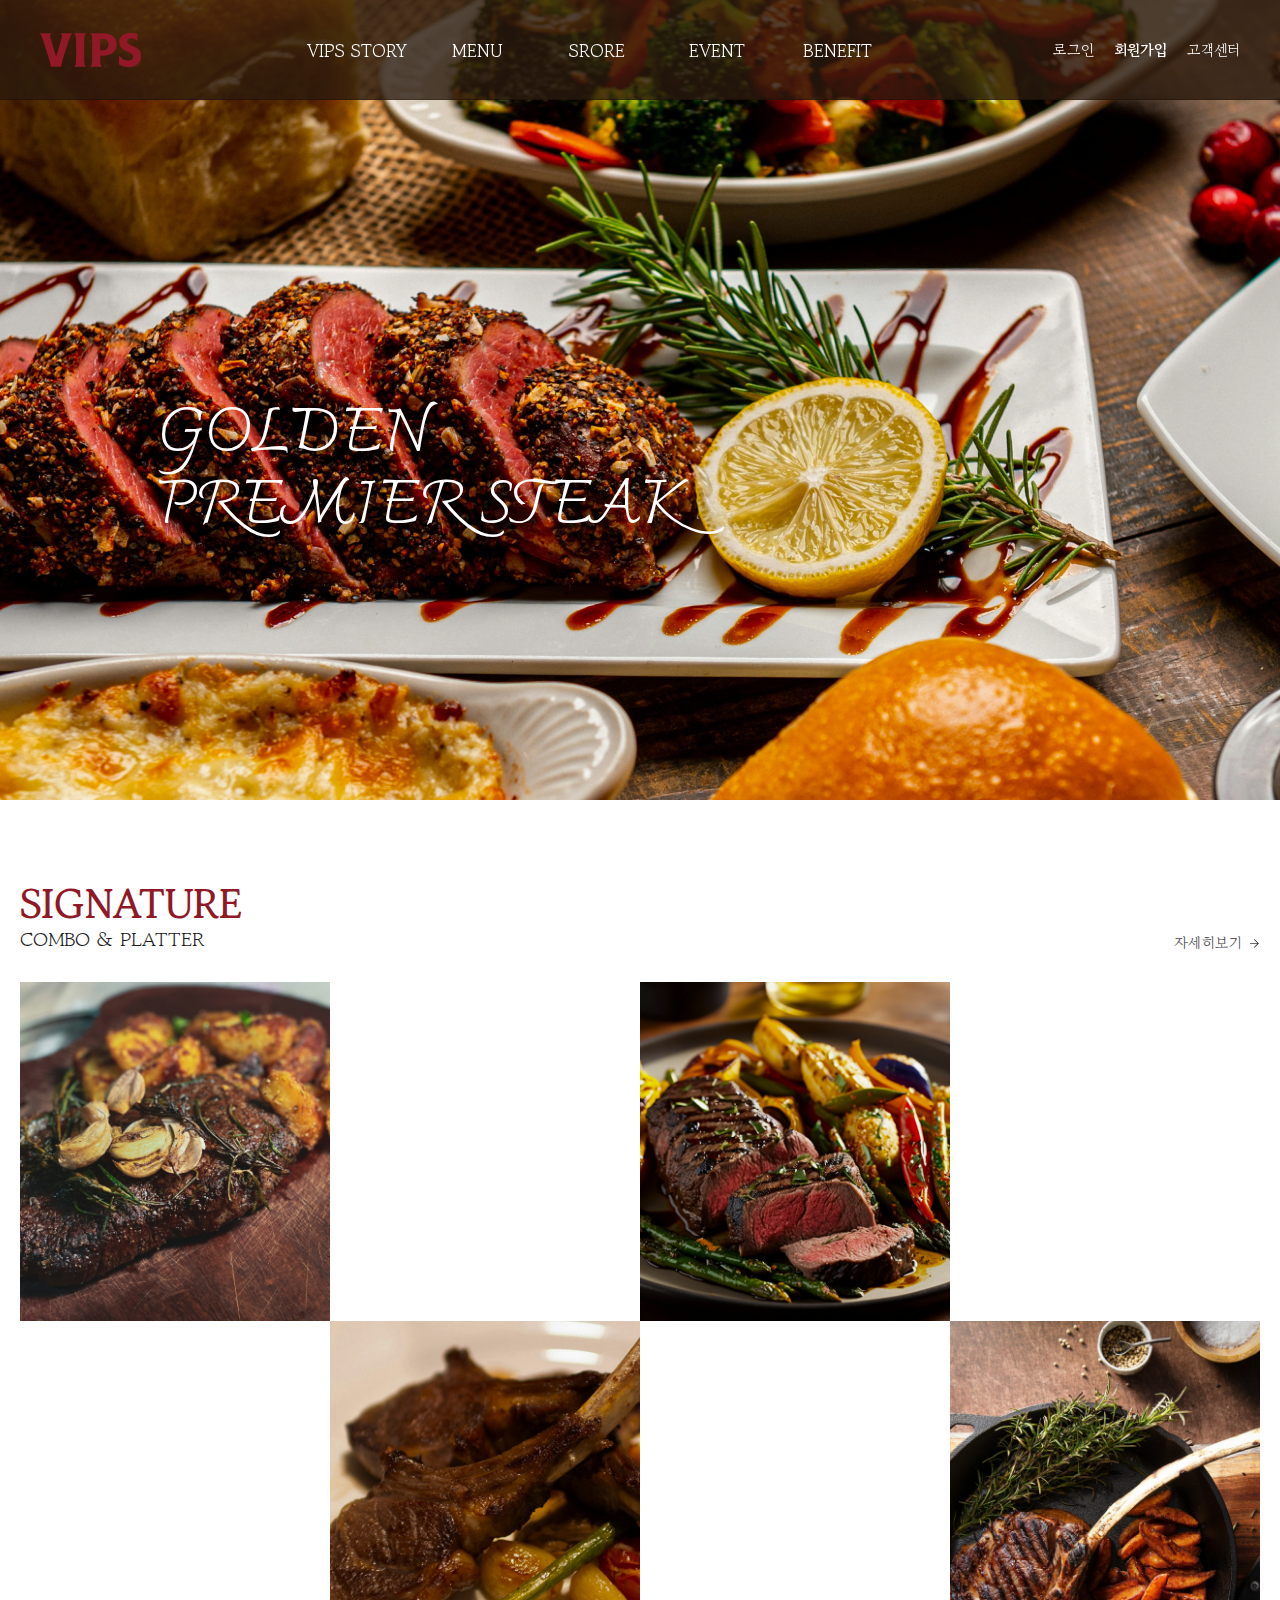
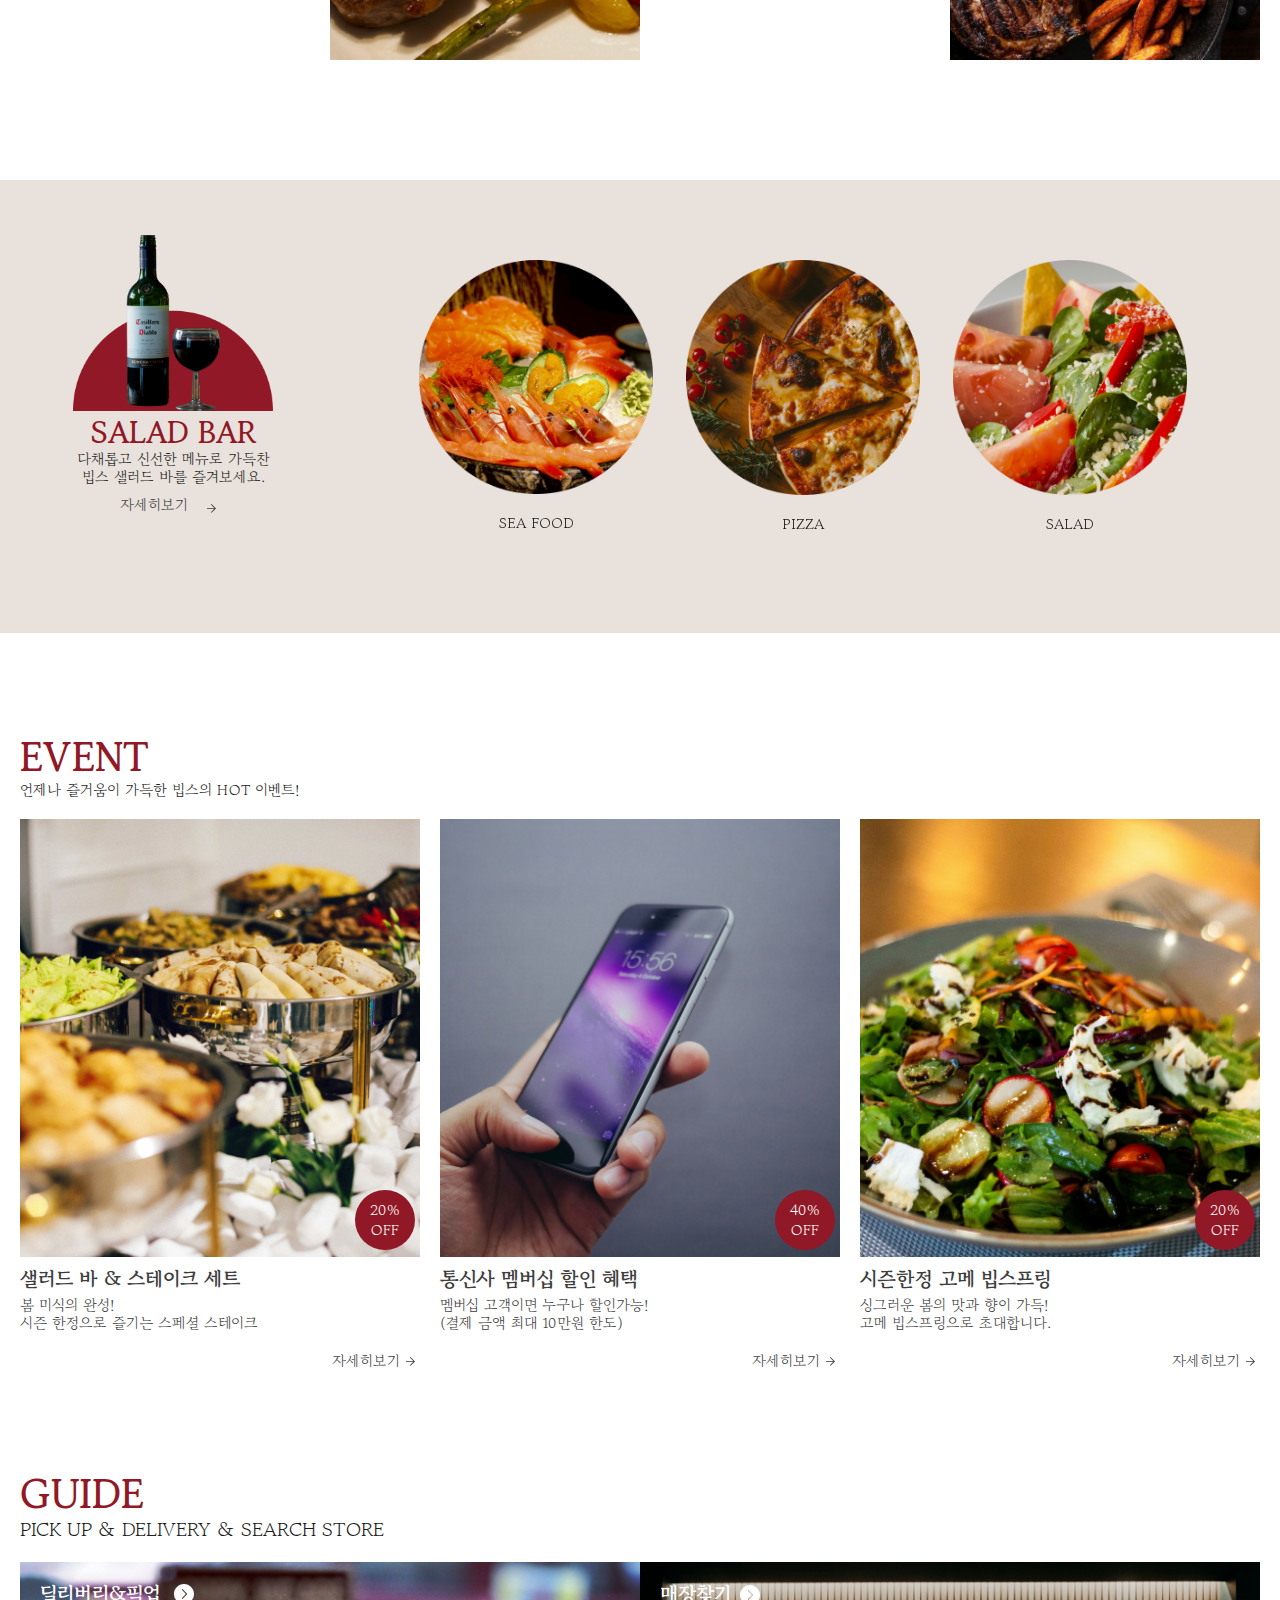
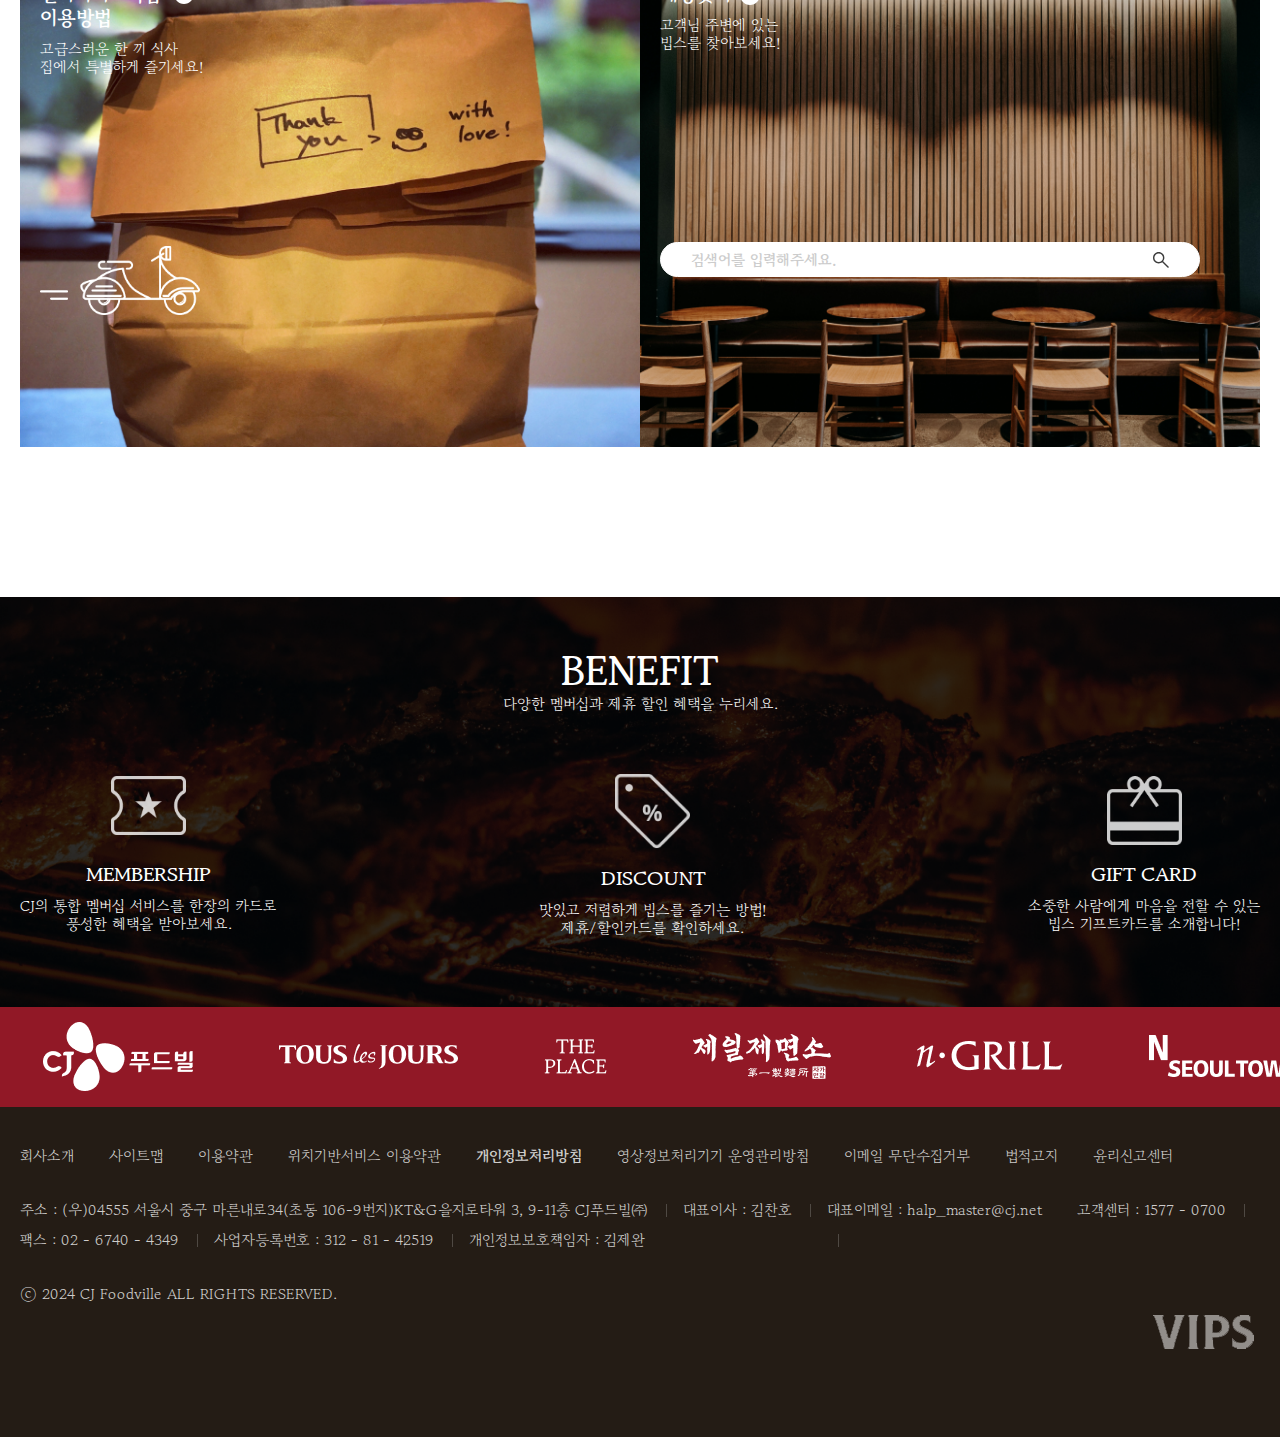
<file: vips/index.html>
<!DOCTYPE html>
<html lang="ko">
<head>
    <meta charset="UTF-8">
    <meta name="viewport" content="width=device-width, initial-scale=1.0">
    <link rel="stylesheet" href="css/main.css">
    <script src="https://cdn.jsdelivr.net/npm/swiper@8/swiper-bundle.min.js"></script>
    <link rel="stylesheet" href="https://cdn.jsdelivr.net/npm/swiper@8/swiper-bundle.min.css">
    <link href="https://unpkg.com/aos@2.3.1/dist/aos.css" rel="stylesheet">
    <script src="https://unpkg.com/aos@2.3.1/dist/aos.js"></script>
    <script src="js/jquery-3.7.1.min.js"></script>
    <script src="js/common.js"></script>
    <script src="js/main.js"></script>
    <title>VIPS</title>
</head>
<body>
    <div id="wrap">
        <header>
            <h1 class="logo"><a href="index.html"><img src="images/common/logo.svg" alt="VIPS"></a></h1>
            <nav class="gnb">
                <button class="gnb_open">메뉴열기</button>
                <div class="gnb_wrap">
                    <ul class="depth1">
                        <li><a href="#n">VIPS STORY</a>
                            <ul class="depth2">
                                <li><a href="#n">브랜드 스토리</a></li>
                                <li><a href="#n">새소식</a></li>
                            </ul>
                        </li>
                        <li><a href="#n">MENU</a>
                            <ul class="depth2">
                                <li><a href="#n">Premium Steak</a></li>
                                <li><a href="#n">Salad Bar</a></li>
                                <li><a href="#n">Pick up & Delivery</a></li>
                            </ul>
                        </li>
                        <li><a href="#n">SRORE</a>
                            <ul class="depth2">
                                <li><a href="#n">매장안내</a></li>
                                <li><a href="#n">돌잔치</a></li>
                            </ul>
                        </li>
                        <li><a href="#n">EVENT</a>
                            <ul class="depth2">
                                <li><a href="#n">HOT 이벤트</a></li>
                            </ul>
                        </li>
                        <li><a href="#n">BENEFIT</a>
                            <ul class="depth2">
                                <li><a href="#n">제휴/할인카드</a></li>
                                <li><a href="#n">상품권</a></li>
                                <li><a href="#n">기프트카드</a></li>
                            </ul>
                        </li>
                    </ul>
                </div>
                <button class="gnb_close">메뉴닫기</button>
            </nav>
            <div class="tnb">
                <ul>
                    <li><a href="#n">로그인</a></li>
                    <li class="join"><a href="#n">회원가입</a></li>
                    <li><a href="#n">고객센터</a></li>
                </ul>
            </div>
        </header>
        <div class="visual">
            <h2>팝업</h2>
            <div class="swiper">
                <ul class="swiper-wrapper">
                    <li class="swiper-slide"><div class="photo"><img src="images/main/visual01.png" alt="스테이크 사진"><div class="visual_tit">GOLDEN<br>PREMIER STEAK</div></div></li>
                    <li class="swiper-slide"><div class="photo"><img src="images/main/visual02.png" alt="스테이크 사진"><div class="visual_tit">Korea Brand Power Index NO.1</div></div></li>
                    <li class="swiper-slide"><div class="photo"><img src="images/main/visual03.png" alt="꼬치 사진"><div class="visual_tit">Korea Brand Power Index NO.1</div></div></li>
                </ul>
            </div>
        </div>
        <div class="menu">
            <div class="wrapper">
                <div class="menu_tit">
                    <h2>SIGNATURE</h2>
                    <p>COMBO & PLATTER</p>
                    <a href="#n" class="more">자세히보기</a>
                </div>
                <div class="inner">
                    <div class="menu01">
                        <div class="group">
                            <div class="list"><a href="#n"><span class="photo"><img src="images/main/menu01.png" alt="갈릭 스테이크 사진"></span></a></div>
                            <div data-aos="fade-right" class="menu_text"><p><strong>허브 갈릭 램 & 채끝 스테이크</strong><br>[양고기, 소고기 : 호주산]</p><br><span>Herd Garlic Lamb & Sirloin Steak</span><br><span class="pay">+ 78,000</span><br><span>램 300g, 채끝 210g</span></div>
                        </div>
                        <div class="group">
                            <div class="list"><a href="#n"><span class="photo"><img src="images/main/menu02.png" alt="안심채끝 스테이크 사진"></span></a></div>
                            <div data-aos="fade-right" class="menu_text"><p><strong>안심 & 채끝 스테이크</strong><br>[소고기 : 호주산]</p><br><span>Tenderloin & Sirloin Steak</span><br><span class="pay">+ 79,500</span><br><span>안심 200g, 채끝 210g</span></div>
                        </div>
                    </div>
                    <div class="menu02">
                        <div class="group">
                            <div data-aos="fade-left" data-aos-delay="300" class="menu_text"><p><strong>램 스테이크</strong><br>[양고기 : 호주산]</p><br><span>Lamb Steak</span><br><span class="pay">+ 78,000</span><br><span>램 500g</span></div>
                            <div class="list"><a href="#n"><span class="photo"><img src="images/main/menu03.png" alt="램 스테이크 사진"></span></a></div>
                            <div class="mobile"><p><strong>램 스테이크</strong><br>[양고기 : 호주산]</p><br><span>Lamb Steak</span><br><span class="pay">+ 78,000</span><br><span>램 500g</span></div>
                        </div>
                        <div class="group">
                            <div data-aos="fade-left" data-aos-delay="300" class="menu_text"><p><strong>토마호크 스테이크</strong><br>[소고기 : 미국산]</p><br><span>Tomahawk Steak</span><br><span class="pay">+ 142,500</span><br><span>새우살, 꽃등심, 갈비살 750g</span></div>
                            <div class="list"><a href="#n"><span class="photo"><img src="images/main/menu04.png" alt="토마호크 스테이크 사진"></span></a></div>
                            <div class="mobile"><p><strong>토마호크 스테이크</strong><br>[소고기 : 미국산]</p><br><span>Tomahawk Steak</span><br><span class="pay">+ 142,500</span><br><span>새우살, 꽃등심, 갈비살 750g</span></div>
                        </div>
                    </div>
                </div>
                <div class="more01"><a href="#n">자세히보기</a></div>
            </div>
        </div>
        <div class="salad">
            <div class="inner">
                <div class="salad_tit">
                    <img src="images/main/salad_img.png" alt="와인">
                    <h2>SALAD BAR</h2>
                    <p>다채롭고 신선한 메뉴로 가득찬<br>
                        빕스 샐러드 바를 즐겨보세요.</p>
                    <a href="#n" class="more">자세히보기</a>
                </div>  
                <div class="list">
                    <div class="swiper">
                        <ul class="swiper-wrapper">
                            <li class="swiper-slide"><span class="photo"><img src="images/main/salad01.png" alt="씨푸드">SEA FOOD</span></li>
                            <li class="swiper-slide"><span class="photo"><img src="images/main/salad02.png" alt="피자">PIZZA</span></li>
                            <li class="swiper-slide"><span class="photo"><img src="images/main/salad03.png" alt="샐러드">SALAD</span></li>
                            <li class="swiper-slide"><span class="photo"><img src="images/main/salad04.png" alt="초밥">SUSHI</span></li>
                            <li class="swiper-slide"><span class="photo"><img src="images/main/salad05.png" alt="튀김">FRIED</span></li>
                            <li class="swiper-slide"><span class="photo"><img src="images/main/salad06.png" alt="후식">DESSERT</span></li>
                        </ul>
                    </div>
                    <div class="more01"><a href="#n">자세히보기</a></div>
                </div>
            </div>
        </div>
        <div class="event">
            <div class="wrapper">
                <div class="event_tit">
                    <h2>EVENT</h2>
                    <p>언제나 즐거움이 가득한 빕스의 HOT 이벤트!</p>
                </div>
                <div class="list">
                    <ul>
                        <li><a href="#n"><span class="photo"><img src="images/main/event01.png" alt="샐러드바 사진"></span><strong><span>20%</span><br>OFF</strong><span class="name">샐러드 바 & 스테이크 세트<br></span><span class="text">봄 미식의 완성!<br>시즌 한정으로 즐기는 스페셜 스테이크</span><br><span class="more">자세히보기</span></a></li>
                        <li><a href="#n"><span class="photo"><img src="images/main/event02.png" alt="통신사 멤버십"></span><strong><span>40%</span><br>OFF</strong><span class="name">통신사 멤버십 할인 혜택<br></span><span class="text">멤버십 고객이면 누구나 할인가능!<br>(결제 금액 최대 10만원 한도)</span><br><span class="more">자세히보기</span></a></li>
                        <li><a href="#n"><span class="photo"><img src="images/main/event03.png" alt="샐러드 사진"></span><strong><span>20%</span><br>OFF</strong><span class="name">시즌한정 고메 빕스프링<br></span><span class="text">싱그러운 봄의 맛과 향이 가득!<br>고메 빕스프링으로 초대합니다.</span><br><span class="more">자세히보기</span></a></li>
                    </ul>
                </div>  
            </div>
        </div>
        <div class="guide active">
            <div class="wrapper">
                <div class="guide_tit">
                    <h2>GUIDE</h2>
                    <p>PICK UP & DELIVERY & SEARCH STORE</p>
                </div>
                <div class="inner">
                    <div class="pickup">
                        <a href="#n"><span class="photo"><img src="images/main/guide_pickup.png" alt="포장"></span></a>
                        <div class="pickup_text">
                            <a href="#n"><strong>딜리버리&픽업<br>이용방법<br></strong><span>고급스러운 한 끼 식사<br>집에서 특별하게 즐기세요!</span></a>
                            <img src="images/main/bike.png" alt="배달오토바이" class="scroll">
                        </div>
                    </div>
                    <div class="search_group">
                        <a href="#n"><img src="images/main/guide_search.png" alt="매장찾기"></a>
                        <div class="search_text">
                            <a href="#n"><strong>매장찾기<br></strong><span>고객님 주변에 있는<br> 빕스를 찾아보세요!</span></a>
                            <form> 
                                <fieldset>
                                    <legend>검색</legend>
                                    <div class="search">
                                        <label for="keyword">검색어</label>
                                        <input type="text" id="keyword" placeholder="검색어를 입력해주세요.">
                                        <input type="submit" value="확인">
                                    </div>
                                </fieldset>
                            </form>
                        </div>
                    </div>
                </div>
            </div>
        </div>
        <div class="benefit">
            <div class="wrapper">
                <div class="benefit_tit">
                    <h2>BENEFIT</h2>
                    <p>다양한 멤버십과 제휴 할인 혜택을 누리세요.</p>
                </div>
                <div class="benefit_text">
                    <div class="membership">
                        <a href="#n"><span class="icon"><img src="images/main/membership.png" alt="멤버십"></span><strong>MEMBERSHIP<br></strong>
                        <span>CJ의 통합 멤버십 서비스를 한장의 카드로<br>풍성한 혜택을 받아보세요.</span></a>
                    </div>
                    <div class="discount">
                        <a href="#n"><span class="icon"><img src="images/main/discount.png" alt="할인"></span><strong>DISCOUNT<br></strong>
                        <span>맛있고 저렴하게 빕스를 즐기는 방법!<br>제휴/할인카드를 확인하세요.</span></a>
                    </div>
                    <div class="gift">
                        <a href="#n"><span class="icon"><img src="images/main/gift.png" alt="기프트카드"></span><strong>GIFT CARD<br></strong>
                        <span>소중한 사람에게 마음을 전할 수 있는<br> 빕스 기프트카드를 소개합니다!</span></a>
                    </div>
                </div>
            </div>
        </div>
        <footer>
            <div class="familysite">
                <div class="list">
                    <a href="#n"><img src="images/main/family01.png" alt="CJ푸드빌"></a>
                    <a href="#n"><img src="images/main/family02.png" alt="뚜레쥬르"></a>
                    <a href="#n" class="the"><img src="images/main/family03.png" alt="더플레이스"></a>
                    <a href="#n"><img src="images/main/family04.png" alt="제일제면소"></a>
                    <a href="#n"><img src="images/main/family05.png" alt="n-그릴"></a>
                    <a href="#n"><img src="images/main/family06.png" alt="n서울타워"></a>
                    <a href="#n"><img src="images/main/family01.png" alt="CJ푸드빌"></a>
                    <a href="#n"><img src="images/main/family02.png" alt="뚜레쥬르"></a>
                    <a href="#n" class="the"><img src="images/main/family03.png" alt="더플레이스"></a>
                    <a href="#n"><img src="images/main/family04.png" alt="제일제면소"></a>
                    <a href="#n"><img src="images/main/family05.png" alt="n-그릴"></a>
                    <a href="#n"><img src="images/main/family06.png" alt="n서울타워"></a>
                    <a href="#n"><img src="images/main/family01.png" alt="CJ푸드빌"></a>
                    <a href="#n"><img src="images/main/family02.png" alt="뚜레쥬르"></a>
                    <a href="#n" class="the"><img src="images/main/family03.png" alt="더플레이스"></a>
                    <a href="#n"><img src="images/main/family04.png" alt="제일제면소"></a>
                    <a href="#n"><img src="images/main/family05.png" alt="n-그릴"></a>
                    <a href="#n"><img src="images/main/family06.png" alt="n서울타워"></a>
                    <a href="#n"><img src="images/main/family01.png" alt="CJ푸드빌"></a>
                    <a href="#n"><img src="images/main/family02.png" alt="뚜레쥬르"></a>
                    <a href="#n" class="the"><img src="images/main/family03.png" alt="더플레이스"></a>
                    <a href="#n"><img src="images/main/family04.png" alt="제일제면소"></a>
                    <a href="#n"><img src="images/main/family05.png" alt="n-그릴"></a>
                    <a href="#n"><img src="images/main/family06.png" alt="n서울타워"></a>
                </div>
            </div>
            <div class="f_nav">
                <div class="wrapper">
                    <div class="Privacy">
                        <button class="f_nav_open" title="열기">회사소개</button>
                        <ul>
                            <li><a href="#n">회사소개</a></li>
                            <li><a href="#n">사이트맵</a></li>
                            <li><a href="#n">이용약관</a></li>
                            <li><a href="#n">위치기반서비스 이용약관</a></li>
                            <li><a href="#n"><span>개인정보처리방침</span></a></li>
                            <li><a href="#n">영상정보처리기기 운영관리방침</a></li>
                            <li><a href="#n">이메일 무단수집거부</a></li>
                            <li><a href="#n">법적고지</a></li>
                            <li><a href="#n">윤리신고센터</a></li>
                        </ul>
                        <button class="f_nav_close" title="닫기">회사소개</button>
                    </div>
                    <div class="f_info">
                        <span>주소 : (우)04555 서울시 중구 마른내로34(초동 106-9번지)KT&G을지로타워 3, 9-11층 CJ푸드빌㈜</span>
                        <span>대표이사 : 김찬호</span>
                        <span class="line01">대표이메일 : halp_master@cj.net</span><br>
                        <span>고객센터 : 1577 - 0700</span>
                        <span>팩스 : 02 - 6740 - 4349</span>
                        <span>사업자등록번호 : 312 - 81 - 42519</span>
                        <span class="line02">개인정보보호책임자 : 김제완</span>
                    </div>
                    <div class="copyright">ⓒ 2024 CJ Foodville ALL RIGHTS RESERVED.</div>
                    <div class="f_logo"><img src="images/common/logo_w.svg" alt="VIPS"></div>
                </div>
            </div>
        </footer>
    </div>
    <script>
        AOS.init({
            offset: 150, // 해당 콘텐츠가 하단에서 몇 px 위로 올라와에 나타나는 효과가 나타날지 셋팅하는 값
            duration: 500, // 애니메이션 효과가 작동되는 시간
            easing: 'ease', // 가속도
        });
    </script>
</body>
</html>
</file>
<file: vips/css/main.css>
@import url(default.css);
@import url(common.css);
@import url(layout.css);

/* 파일명 : main.css
   작성자 : 유선호
   작성일 : 2024.04.05
   설  명 : 메인페이지에만 들어가는 스타일을 저장 (header와 footer 빼고 전부 다) */


@media screen and (max-width:1600px) {
   section .wrapper {
      width: auto;
      margin: 0 150px;
   }
}
@media screen and (max-width:1024px) {
   section .wrapper {
      margin: 0 20px;
   }
}

.visual .swiper {
   height: 800px
}
.visual .swiper-slide img {
   display: block;
   width: 100%;
   height: 800px;
   object-fit: cover;
}
.visual .swiper-pagination-bullet.swiper-pagination-bullet-active {
   background-color: #fff;
}
.visual {
   position: relative;
}
.visual h2 {
   display: none;
}
.visual .visual_tit {
   position: absolute; /* swiper-slide */
   text-align: left;
   top: 300px;
   left: 21%;
   transform: translate(-21%, 0);
   color: #fff;
   font-family: 'Charmonman';
   font-size: 80px;
}
@media screen and (max-width:1320px) {
   .visual .visual_tit {
      top: 400px;
      font-size: 60px;
   }
}
@media screen and (max-width:1024px) {
   .visual .swiper {
      height: 600px
   }
   .visual .swiper-slide img {
      height: 600px;
   }
   .visual .visual_tit {
      top: 250px;
      font-size: 50px;
   }
}
@media screen and (max-width:768px) {
   .visual .swiper {
      height: 300px
   }
   .visual .swiper-slide img {
      height: 300px;
   }
   .visual .visual_tit {
      top: 140px;
      font-size: 30px;
   }
}

.menu {
   margin: 80px 0 150px 0;
}
.menu .menu_tit {
   position: relative;
   margin-bottom: 60px;
}
.menu .menu_tit h2 {
   font-family: 'Gowun Batang';
   font-size: 50px;
   font-weight: 700;
   color: #911826;
}
.menu .menu_tit p {
   font-family: 'Gowun Batang';
   font-size: 25px;
}
.menu .menu_tit .more {
   position: absolute;
   bottom: 0;
   right: 18px;
   color: #3d3d3d;
}
.menu .menu_tit .more::after {
   position: absolute;
   bottom: 4px;
   right: -17px;
   width: 9px;
   height: 9px;
   background-repeat: no-repeat;
   background-position: center;
   background-size: contain;
   content: "";
   background-image: url("data:image/svg+xml,%3Csvg width='9' height='9' viewBox='0 0 9 9' fill='none' xmlns='http://www.w3.org/2000/svg'%3E%3Cpath d='M7.27618 4.826H0V3.94857H7.27618L3.85848 0.61646L4.5 0L9 4.38728L4.5 8.77457L3.85848 8.15811L7.27618 4.826Z' fill='%233D3D3D'/%3E%3C/svg%3E%0A");
}
.menu .inner .menu01 {
   display: flex;
}
.menu .inner .menu01 .group {
   display: flex;
   width: 100%;
}
.menu .inner .menu02 {
   display: flex;
}
.menu .inner .menu02 .group {
   display: flex;
   width: 100%;
}
.menu .inner .menu02 {
   display: flex;
   width: 100%;
}
.menu .inner .list {
   width: 50%;
}
.menu .inner .list .photo {
   display: block;
   width: 100%;
   height: auto;
   overflow: hidden; /* 이미지가 확대 되었을때 밖으로 나가는것 막기 */
   transition: 0.5s;
}
.menu .inner .list img {
   display: block;
   transition: 0.5s;
   width: 100%;
   height: 100%;
}
.menu .inner .list a:hover img {
   transform: scale3d(1.1, 1.1, 1);
}
.menu .inner .menu_text {
   width: 50%;
   color: #3d3d3d;
   padding: 60px 25px;
}
.menu .inner .menu_text p {
   margin-bottom: 10px;
   line-height: 23px;
}
.menu .inner .menu_text strong {
   font-size: 22px;
   font-weight: 700;
}
.menu .inner .menu_text span.pay {
   margin: 66px 0 12px 0;
   display: block;
}
.menu .inner .menu02 .menu_text {
   text-align: right;
}
.menu .inner .menu02 .mobile {
   display: none;
}
.menu .more01 {
   display: none;
}
@media screen and (max-width:1320px) {
   .menu {
      margin: 80px 0 120px 0;
   }
   .menu .menu_tit {
      position: relative;
      margin-bottom: 30px;
   }
   .menu .menu_tit h2 {
      font-size: 40px;
   }
   .menu .menu_tit p {
      font-size: 20px;
   }
   .menu .inner .menu_text {
      padding: 20px 25px;
   }
   .menu .inner .menu_text strong {
      font-size: 20px;
   }
   .menu .inner .menu_text span.pay {
      margin: 20px 0 12px 0;
      display: block;
   }
}
@media screen and (max-width:1024px) {
   .menu {
      margin: 60px 0 40px 0;
   }
   .menu .menu_tit {
      margin-bottom: 20px;
   }
   .menu .menu_tit h2 {
      font-size: 40px;
   }
   .menu .menu_tit p {
      font-size: 20px;
   }
   .menu .inner .group {
      margin-right: 20px;
   }
   .menu .inner .group:last-child {
      margin-right: 0;
   }
   .menu .inner .menu01 {
      display: flex;
   }
   .menu .inner .menu01 .group {
      display: block;
      width: 100%;
   }
   .menu .inner .menu02 {
      display: flex;
   }
   .menu .inner .menu02 .group {
      display: block;
      width: 100%;
   }
   .menu .inner .menu02 {
      display: flex;
      width: 100%;
   }
   .menu .inner .list {
      width: 100%;
   }
   .menu .inner .list .photo {
      display: block;
      width: 100%;
      height: auto;
      overflow: hidden; /* 이미지가 확대 되었을때 밖으로 나가는것 막기 */
      transition: 0.5s;
   }
   .menu .inner .list img {
      display: block;
      transition: 0.5s;
      width: 100%;
      height: 100%;
   }
   .menu .inner .list a:hover img {
      transform: scale3d(1.1, 1.1, 1);
   }
   .menu .inner .menu_text {
      width: 100%;
      padding: 20px 0 40px 0;
   }
   .menu .inner .menu_text strong {
      font-size: 20px;
   }
   .menu .inner .menu_text span.pay {
      margin: 30px 0 10px 0;
   }
   .menu .inner .menu02 .menu_text {
      display: none;
   }
   .menu .inner .menu02 .mobile {
      display: block;
   }
   .menu .inner .mobile {
      color: #3d3d3d;
      padding: 20px 0 40px 0;
   }
   .menu .inner .mobile p {
      margin-bottom: 10px;
      line-height: 23px;
   }
   .menu .inner .mobile strong {
      font-size: 20px;
      font-weight: 700;
   }
   .menu .inner .mobile span.pay {
      margin: 30px 0 10px 0;
      display: block;
   }
}
@media screen and (max-width:768px) {
   .menu {
      margin: 50px 0 50px 0;
   }
   .menu .menu_tit {
      text-align: center;
      margin-bottom: 20px;
   }
   .menu .menu_tit h2 {
      font-size: 30px;
   }
   .menu .menu_tit p {
      font-size: 20px;
   }
   .menu .inner .group {
      margin-right: 16px;
   }
   .menu .inner .menu_text {
      padding: 10px 0 20px 0;
   }
   .menu .inner .menu_text p {
      margin-bottom: 0;
      line-height: 18px;
   }
   .menu .inner .menu01 .group:last-child .menu_text p {
      margin-bottom: 20px;
   }
   .menu .inner .menu_text strong {
      font-size: 15px;
   }
   .menu .inner .menu_text span.pay {
      margin: 10px 0 0 0;
   }
   .menu .inner .mobile {
      padding: 10px 0 40px 0;
   }
   .menu .inner .mobile strong {
      font-size: 15px;
   }
   .menu .inner .mobile span.pay {
      margin: 10px 0 0 0;
   }
   .menu .inner .mobile p {
      margin-bottom: 0;
      line-height: 18px;
   }
}
@media screen and (max-width:440px) {
   .menu .menu_tit .more {
      display: none;
   }
   .menu .more01 {
      display: block;
      color: #3d3d3d;
      text-align: center;
   }
   .menu .more01 a {
      position: relative;
      border: 1px solid #3d3d3d;
      border-radius: 20px;
      line-height: 30px;
      padding: 3px 40px 3px 20px;
   }
   .menu .more01 a::after {
      position: absolute;
      top: 9px;
      right: 18px;
      width: 9px;
      height: 9px;
      background-repeat: no-repeat;
      background-position: center;
      background-size: contain;
      content: "";
      background-image: url("data:image/svg+xml,%3Csvg width='9' height='9' viewBox='0 0 9 9' fill='none' xmlns='http://www.w3.org/2000/svg'%3E%3Cpath d='M7.27618 4.826H0V3.94857H7.27618L3.85848 0.61646L4.5 0L9 4.38728L4.5 8.77457L3.85848 8.15811L7.27618 4.826Z' fill='%233D3D3D'/%3E%3C/svg%3E%0A");
   }
   .menu .more01 a:hover {
      background-color: #3d3d3d;
      color: #fff;
   }
   .menu .more01 a:hover::after {
      background-image: url("data:image/svg+xml,%3Csvg width='9' height='9' viewBox='0 0 9 9' fill='none' xmlns='http://www.w3.org/2000/svg'%3E%3Cpath d='M7.27618 4.94999H0V4.05001H7.27618L3.85848 0.632297L4.5 0L9 4.5L4.5 9L3.85848 8.3677L7.27618 4.94999Z' fill='white'/%3E%3C/svg%3E%0A");
   }
   .menu .inner .mobile {
      padding: 10px 0 20px 0;
   }
}

.salad .swiper {
   height: auto
}
.salad .swiper-slide img {
   display: block;
   width: 100%;
   height: auto;
   object-fit: cover;
}
.salad {
   background-color: #E9E2DC;
}
.salad .inner {
   display: flex;
   margin: 0 auto;
}
.salad .salad_tit {
   position: relative;
   width: 306px;
   padding: 89px 0 89px 0;
   margin-left: 150px;
   text-align: center;
}
.salad .salad_tit h2 {
   font-family: 'Gowun Batang';
   font-size: 50px;
   font-weight: 700;
   color: #911826;
}
.salad .salad_tit p {
   font-size: 20px;
   margin-bottom: 10px;
}
.salad .salad_tit a {
   display: block;
   text-align: left;
   margin-left: 96px;
   width: 93px;
   color: #3d3d3d;
}
.salad .salad_tit a::after {
   position: absolute;
   bottom: 93px;
   right: 122px;
   width: 9px;
   height: 9px;
   background-repeat: no-repeat;
   background-position: center;
   background-size: contain;
   content: "";
   background-image: url("data:image/svg+xml,%3Csvg width='9' height='9' viewBox='0 0 9 9' fill='none' xmlns='http://www.w3.org/2000/svg'%3E%3Cpath d='M7.27618 4.826H0V3.94857H7.27618L3.85848 0.61646L4.5 0L9 4.38728L4.5 8.77457L3.85848 8.15811L7.27618 4.826Z' fill='%233D3D3D'/%3E%3C/svg%3E%0A");
}
.salad .list {
   text-align: center;
   margin: 0 auto;
   width: 60%;
   padding: 141px 0 120px 0;
}
.salad .list ul {
   display: flex;
}
.salad .list ul li {
   margin-right: 28px;
   font-family: 'Gowun Batang';
}
.salad .list ul li span.photo {
   width: 100%;
}
.salad .list ul li img {
   margin-bottom: 20px;
   width: 100%;
   height: 100%;
}
.salad .list .more01 {
   display: none;
}
@media screen and (max-width:1320px) {
   .salad .salad_tit {
      position: relative;
      width: 306px;
      height: 350px;
      padding-top: 55px;
      margin-left: 20px;
   }
   .salad .salad_tit img {
      width: 200px;
   }
   .salad .salad_tit h2 {
      font-size: 30px;
   }
   .salad .salad_tit p {
      font-size: 15px;
      margin-bottom: 10px;
   }
   .salad .salad_tit a {
      margin-left: 100px;
      width: 90px;
   }
   .salad .salad_tit a::after {
      bottom: 17px;
      right: 110px;
   }
   .salad .list {
      padding: 80px 0 100px 0;
   }
   .salad .list ul li {
      margin-right: 33px;
   }
}
@media screen and (max-width:1024px) {
   .salad {
      background-color: transparent;
   }
   .salad .inner {
      display: block;
   }
   .salad .salad_tit {
      width: auto;
      height: auto;
      padding: 0;
      margin-left: 0;
   }
   .salad .salad_tit img {
      display: none;
   }
   .salad .salad_tit h2 {
      font-size: 30px;
   }
   .salad .salad_tit p {
      font-size: 13px;
   }
   .salad .salad_tit .more {
      display: none;
   }
   .salad .list {
      padding: 50px 20px 50px 20px;
      background-color: #E9E2DC;
      width: 100%;
   }
   .salad .list ul li {
      margin-right: 33px;
   }
   .salad .list .more01 {
      display: block;
      text-align: center;
      margin-top: 40px;
      color: #3d3d3d;
   }
   .salad .list .more01 a {
      position: relative;
      border: 1px solid #3d3d3d;
      border-radius: 20px;
      line-height: 20px;
      padding: 3px 30px 3px 20px;
   }
   .salad .list .more01 a:hover {
      background-color: #3d3d3d;
      color: #fff;
   }
   .salad .list .more01 a:hover::after {
      background-image: url("data:image/svg+xml,%3Csvg width='9' height='9' viewBox='0 0 9 9' fill='none' xmlns='http://www.w3.org/2000/svg'%3E%3Cpath d='M7.27618 4.94999H0V4.05001H7.27618L3.85848 0.632297L4.5 0L9 4.5L4.5 9L3.85848 8.3677L7.27618 4.94999Z' fill='white'/%3E%3C/svg%3E%0A");
   }
   .salad .list .more01 a::after {
      position: absolute;
      bottom: 9px;
      right: 15px;
      width: 9px;
      height: 9px;
      background-repeat: no-repeat;
      background-position: center;
      background-size: contain;
      content: "";
      background-image: url("data:image/svg+xml,%3Csvg width='9' height='9' viewBox='0 0 9 9' fill='none' xmlns='http://www.w3.org/2000/svg'%3E%3Cpath d='M7.27618 4.826H0V3.94857H7.27618L3.85848 0.61646L4.5 0L9 4.38728L4.5 8.77457L3.85848 8.15811L7.27618 4.826Z' fill='%233D3D3D'/%3E%3C/svg%3E%0A");
   }
}
@media screen and (max-width:768px) {
   .salad .salad_tit h2 {
      font-size: 30px;
   }
   .salad .salad_tit p {
      font-size: 15px;
      margin-bottom: 10px;
   }
   .salad .list {
      padding: 30px 20px 30px 20px;
   }
   .salad .list ul li {
      margin-right: 28px;
   }
   .salad .list .more01 {
      margin-top: 20px;
   }
   .salad .list .more01 a {
      position: relative;
      border: 1px solid #3d3d3d;
      border-radius: 20px;
      line-height: 25px;
      padding: 4px 35px 4px 15px;
      text-align: center;
   }
   .salad .list .more01 a::after {
      bottom: 5px;
      right: 11px;
   }
}

.event {
   margin: 120px 0 80px 0;
}
.event .event_tit h2 {
   font-family: 'Gowun Batang';
   font-size: 50px;
   font-weight: 700;
   color: #911826;
}
.event .event_tit p {
   font-size: 20px;
   margin-bottom: 20px;
}
.event .list ul {
   display: flex;
   justify-content: space-between;
}
.event .list ul li {
   position: relative;
}
.event .list ul li img {
   display: block;
   width: 100%;
}
.event .list ul li a .photo {
   display: block;
   overflow: hidden; /* 이미지가 확대 되었을때 밖으로 나가는것 막기 */
   transition: 0.5s;
   width: 100%;
   height: auto;
}
.event .list ul li a img {
   display: block;
   transition: 0.5s;
}
.event .list ul li a:hover img {
   transform: scale3d(1.1, 1.1, 1);
}
.event .list ul li a strong {
   position: absolute;
   bottom: 128px;
   right: 13px;
   font-size: 15px;
   text-align: center;
   border-radius: 100%;
   background-color: #911826;
   width: 70px;
   height: 70px;
   color: #fff;
   line-height: 20px;
   padding-top: 15px;
}
.event .list ul li a strong span {
   font-size: 23px;
   color: #fff;
}
.event .list span {
   color: #3d3d3d;
}
.event .list span.name {
   font-size: 23px;
   font-weight: 700;
   margin: 10px 0 5px 0;
   display: block;
}
.event .list span.more {
   margin-top: 20px;
   display: block;
   margin-right: 20px;
   position: relative;
   text-align: right;
}
.event .list span.more::after {
   position: absolute;
   top: 5px;
   right: -15px;
   width: 9px;
   height: 9px;
   background-repeat: no-repeat;
   background-position: center;
   background-size: contain;
   content: "";
   background-image: url("data:image/svg+xml,%3Csvg width='9' height='9' viewBox='0 0 9 9' fill='none' xmlns='http://www.w3.org/2000/svg'%3E%3Cpath d='M7.27618 4.826H0V3.94857H7.27618L3.85848 0.61646L4.5 0L9 4.38728L4.5 8.77457L3.85848 8.15811L7.27618 4.826Z' fill='%233D3D3D'/%3E%3C/svg%3E%0A");
}
@media screen and (max-width:1320px) {
   .event {
      margin: 100px 0 100px 0;
   }
   .event .event_tit h2 {
      font-size: 40px;
   }
   .event .event_tit p {
      font-size: 15px;
   }
   .event .list ul {
      display: flex;
      justify-content: space-between;
   }
   .event .list ul li {
      margin-right: 20px;
   }
   .event .list ul li:last-child {
      margin-right: 0;
   }
   .event .list ul li a strong {
      bottom: 120px;
      right: 5px;
      width: 60px;
      height: 60px;
      padding-top: 10px;
   }
   .event .list ul li a strong span {
      font-size: 15px;
   }
   .event .list span.name {
      font-size: 20px;
   }
}
@media screen and (max-width:1024px) {
   .event {
      margin: 80px 0 80px 0;
   }
   .event .event_tit {
      text-align: center;
   }
   .event .event_tit h2 {
      font-size: 30px;
   }
   .event .list ul li a strong {
      bottom: 138px;
      right: 5px;
      width: 50px;
      height: 50px;
      padding-top: 10px;
      font-size: 13px;
      line-height: 16px;
   }
   .event .list ul li a strong span {
      font-size: 13px;
   }
   .event .list ul li a span.text {
      overflow: hidden;
      text-overflow: ellipsis;
      display: -webkit-box;
      -webkit-line-clamp: 2;
      -webkit-box-orient: vertical
   }
   .event .list ul li a span.more {
      border: 1px solid #3d3d3d;
      border-radius: 20px;
      line-height: 20px;
      padding: 3px 30px 3px 12px;
      width: 120px;
      margin-top: 0;
      margin-right: -5%;
   }
   .event .list span.more::after {
      position: absolute;
      top: 9px;
      right: 15px;
      width: 9px;
      height: 9px;
   }
   .event .list ul li a:hover span.more {
      background-color: #3d3d3d;
      color: #fff;
   }
   .event .list ul li a:hover span.more::after {
      background-image: url("data:image/svg+xml,%3Csvg width='9' height='9' viewBox='0 0 9 9' fill='none' xmlns='http://www.w3.org/2000/svg'%3E%3Cpath d='M7.27618 4.94999H0V4.05001H7.27618L3.85848 0.632297L4.5 0L9 4.5L4.5 9L3.85848 8.3677L7.27618 4.94999Z' fill='white'/%3E%3C/svg%3E%0A");
   }
}
@media screen and (max-width:768px) {
   .event {
      margin: 50px 0 50px 0;
   }
   .event .event_tit h2 {
      font-size: 30px;
   }
   .event .event_tit p {
      margin-bottom: 5px;
   }
   .event .list ul li:nth-child(2),
   .event .list ul li:nth-child(3) {
      display: none;
   }
   .event .list ul li {
      margin: 0 auto;
   }
   .event .list ul li a strong {
      bottom: 127px;
   }
   .event .list ul li a strong span {
      font-size: 13px;
   }
   .event .list span.name {
      font-size: 15px;
   }
   .event .list ul li a span.more {
      border-radius: 20px;
      line-height: 18px;
      padding: 3px 25px 3px 5px;
      width: 100px;
      margin-left: 0;
      margin-top: 10px;
   }
   .event .list span.more::after {
      top: 8px;
      right: 8px;
   }
}

.guide .guide_tit h2 {
   font-family: 'Gowun Batang';
   font-size: 50px;
   font-weight: 700;
   color: #911826;
}
.guide .guide_tit p {
   font-family: 'Gowun Batang';
   font-size: 25px;
   margin-bottom: 25px;
}
.guide .inner {
   display: flex;
}
.guide .inner a:hover img {
   filter: brightness(0.6);
}
.guide .inner .photo {
   width: 100%;
   height: auto;
}
.guide .inner img {
   display: block;
   width: 100%;
}
.guide .inner .pickup {
   position: relative;
}
.guide .inner .pickup .pickup_text,
.guide .inner .search_group .search_text {
   position: absolute;
   top: 50px;
   left: 50px;
   color: #fff;
}
.guide .inner .pickup .pickup_text strong {
   font-size: 23px;
   font-weight: 700;
   margin-bottom: 10px;
   display: block;
}
.guide .inner .pickup .pickup_text strong::after {
   position: absolute;
   top: 2px;
   right: -20px;
   width: 25px;
   height: 25px;
   background-repeat: no-repeat;
   background-position: center;
   background-size: contain;
   background-image: url("data:image/svg+xml,%3Csvg width='25' height='25' viewBox='0 0 25 25' fill='none' xmlns='http://www.w3.org/2000/svg'%3E%3Cpath fill-rule='evenodd' clip-rule='evenodd' d='M12.5 25C19.4036 25 25 19.4036 25 12.5C25 5.59644 19.4036 0 12.5 0C5.59644 0 0 5.59644 0 12.5C0 19.4036 5.59644 25 12.5 25ZM9.72217 7.14812L14.9202 12.5053L9.72217 17.8519L10.5954 18.75L16.6666 12.5053L10.5954 6.25L9.72217 7.14812Z' fill='white'/%3E%3C/svg%3E ");
   content: "";
}
.guide .inner .pickup .pickup_text img {
   margin-top: 200px;
}
.guide .inner .pickup a:hover .pickup_text img {
   display: block;
}
.guide.active .inner .pickup .pickup_text .scroll {
   animation-name: animate_ex1;
   animation-duration: 1.5s;
   animation-iteration-count: 1;
   animation-timing-function: linear;
   animation-fill-mode: forwards; 
}
@keyframes animate_ex1{
   0% {transform:translate(0, 0);}
   50% {transform:translate(160px, 0);}
   100% {transform:translate(320px, 0);}
}
.guide .inner .search_group {
   position: relative;
}
.guide .inner .search_group .search_text {
   position: absolute;
   top: 50px;
   left: 50px;
   color: #fff;
   width: 83%;
}
.guide .inner .search_group .search_text strong {
   font-size: 23px;
   font-weight: 700;
   margin-bottom: 10px;
   display: block;
}
.guide .inner .search_group .search_text strong::after {
   position: absolute;
   top: 2px;
   left: 100px;
   width: 25px;
   height: 25px;
   background-repeat: no-repeat;
   background-position: center;
   background-size: contain;
   background-image: url("data:image/svg+xml,%3Csvg width='25' height='25' viewBox='0 0 25 25' fill='none' xmlns='http://www.w3.org/2000/svg'%3E%3Cpath fill-rule='evenodd' clip-rule='evenodd' d='M12.5 25C19.4036 25 25 19.4036 25 12.5C25 5.59644 19.4036 0 12.5 0C5.59644 0 0 5.59644 0 12.5C0 19.4036 5.59644 25 12.5 25ZM9.72217 7.14812L14.9202 12.5053L9.72217 17.8519L10.5954 18.75L16.6666 12.5053L10.5954 6.25L9.72217 7.14812Z' fill='white'/%3E%3C/svg%3E ");
   content: "";
}
.guide .inner .search_group .search_text fieldset {
   height: 40px;
}
.guide .inner .search_group .search {
   margin-top: 230px;
   max-width: 540px; /* 최대 넓이 */
   width: 100%;
   height: 40px;
   border: 1px solid #fff;
   border-radius: 50px;
   background-color: #fff;
   position: relative;
   padding: 0 0 0 30px;
   display: flex;
   align-items: center; /* 위아래 가운데 */
}
.guide .inner .search_group .search:hover {
   box-shadow: 0 5px 15px rgba(0, 0, 0, 0.1);
}
.guide .inner .search_group .search label {
   display: none;
}
.guide .inner .search_group .search input[type="text"] {
   font-size: 15px;
   font-weight: 700;
   color: #1d1d1d;
   width: calc(100% - 30px);
   border: 0;
   outline: 0; /* 입력할때 생기는 테두리 */
}
.guide .inner .search_group .search input[type="text"]::placeholder {
   font-weight: 700;
   color: #ccc;
}
.guide .inner .search_group .search input[type="submit"] {
   border: 0;
   background-color: transparent;
   font-size: 0;
   line-height: 0;
   width: 17px;
   height: 17px;
   background-repeat: no-repeat;
   background-position: center center;
   background-size: contain;
   background-image: url("data:image/svg+xml,%3Csvg width='17' height='17' viewBox='0 0 17 17' fill='none' xmlns='http://www.w3.org/2000/svg'%3E%3Cpath d='M15.958 17L9.74742 10.7895C9.25301 11.1977 8.68444 11.5171 8.04171 11.7478C7.39898 11.9786 6.73406 12.0939 6.04697 12.0939C4.35691 12.0939 2.92657 11.5088 1.75594 10.3384C0.585314 9.1681 0 7.73813 0 6.04852C0 4.3589 0.585166 2.9284 1.7555 1.75703C2.92583 0.585676 4.35581 0 6.04543 0C7.73504 0 9.16553 0.585315 10.3369 1.75594C11.5083 2.92657 12.094 4.35691 12.094 6.04697C12.094 6.75308 11.9754 7.4275 11.7384 8.07024C11.5013 8.71297 11.185 9.27203 10.7895 9.74742L17 15.958L15.958 17ZM6.04697 10.6108C7.32103 10.6108 8.40017 10.1686 9.2844 9.2844C10.1686 8.40017 10.6108 7.32102 10.6108 6.04697C10.6108 4.77291 10.1686 3.69376 9.2844 2.80953C8.40017 1.92529 7.32103 1.48318 6.04697 1.48318C4.77291 1.48318 3.69376 1.92529 2.80953 2.80953C1.92531 3.69376 1.4832 4.77291 1.4832 6.04697C1.4832 7.32102 1.92531 8.40017 2.80953 9.2844C3.69376 10.1686 4.77291 10.6108 6.04697 10.6108Z' fill='%233D3D3D'/%3E%3C/svg%3E ");
   margin-right: 30px;
}
@media screen and (max-width:1320px) {
   .guide .guide_tit h2 {
      font-size: 40px;
   }
   .guide .guide_tit p {   
      font-size: 20px;
      margin-bottom: 20px;
   }
   .guide .inner .pickup .pickup_text,
   .guide .inner .search_group .search_text {
      top: 20px;
      left: 20px;
   }
   .guide .inner .pickup .pickup_text strong {
      font-size: 20px;
   }
   .guide .inner .pickup .pickup_text strong::after {
      top: 2px;
      right: 10px;
      width: 20px;
      height: 20px;
   }
   .guide .inner .pickup .pickup_text img {
      margin-top: 170px;
      width: 160px;
   }
   @keyframes animate_ex1{
      0% {transform:translate(0, 0);}
      50% {transform:translate(145px, 0);}
      100% {transform:translate(290px, 0);}
   }
   .guide .inner .search_group .search_text {
      top: 20px;
      left: 20px;
      width: 90%;
   }
   .guide .inner .search_group .search_text strong {
      font-size: 20px;
   }
   .guide .inner .search_group .search_text strong::after {
      top: 3px;
      left: 80px;
      width: 20px;
      height: 20px;
   }
   .guide .inner .search_group .search_text fieldset {
      height: 30px;
   }
   .guide .inner .search_group .search {
      margin-top: 190px;
      height: 35px;
   }
}
@media screen and (max-width:1024px) {
   .guide .guide_tit {
      text-align: center;
   }
   .guide .guide_tit h2 {
      font-size: 30px;
   }
   .guide .inner .pickup .pickup_text img {
      margin-top: 90px;
      width: 120px;
   }
   @keyframes animate_ex1{
      0% {transform:translate(0, 0);}
      50% {transform:translate(100px, 0);}
      100% {transform:translate(200px, 0);}
   }
   .guide .inner .search_group .search_text fieldset {
      height: 25px;
   }
   .guide .inner .search_group .search {
      height: 30px;
      margin-top: 120px;
   }
}
@media screen and (max-width:768px) {
   .guide .inner .pickup .pickup_text,
   .guide .inner .search_group .search_text {
      top: 10px;
      left: 10px;
   }
   .guide .inner .pickup .pickup_text strong {
      font-size: 15px;
      margin-bottom: 5px;
   }
   .guide .inner .pickup .pickup_text span {
      font-size: 11px;
   }
   .guide .inner .pickup .pickup_text strong::after {
      top: 1px;
      right: 5px;
      width: 16px;
      height: 16px;
   }
   .guide .inner .pickup .pickup_text img {
      margin-top: 10px;
      width: 60px;
   }
   @keyframes animate_ex1{
      0% {transform:translate(0, 0);}
      50% {transform:translate(40px, 0);}
      100% {transform:translate(80px, 0);}
   }
   .guide .inner .search_group .search_text {
      top: 10px;
      left: 10px;
   }
   .guide .inner .search_group .search_text strong {
      font-size: 15px;
      margin-bottom: 5px;
   }
   .guide .inner .search_group .search_text span {
      font-size: 11px;
   }
   .guide .inner .search_group .search_text strong::after {
      top: 2px;
      left: 63px;
      width: 16px;
      height: 16px;
   }
   .guide .inner .search_group .search {
      margin-top: 30px;
      padding: 0 0 0 10px;
   }
   .guide .inner .search_group .search_text fieldset {
      height: 15px;
   }
   .guide .inner .search_group .search {
      height: 20px;
   }
   .guide .inner .search_group .search input[type="text"] {
      font-size: 11px;
      width: calc(100% - 10px);
   }
   .guide .inner .search_group .search input[type="submit"] {
      width: 12px;
      height: 12px;
      background-repeat: no-repeat;
      background-position: center center;
      background-size: contain;
      background-image: url("data:image/svg+xml,%3Csvg width='12' height='12' viewBox='0 0 12 12' fill='none' xmlns='http://www.w3.org/2000/svg'%3E%3Cpath d='M11.2644 12L6.88053 7.61609C6.53154 7.90423 6.13019 8.12973 5.6765 8.2926C5.22281 8.45546 4.75346 8.53689 4.26845 8.53689C3.07547 8.53689 2.06581 8.12384 1.23949 7.29772C0.413163 6.4716 0 5.46221 0 4.26955C0 3.07687 0.413058 2.06711 1.23917 1.24026C2.06529 0.413419 3.07469 0 4.26736 0C5.46003 0 6.46979 0.413164 7.29664 1.23949C8.12349 2.06582 8.53691 3.07547 8.53691 4.26845C8.53691 4.76688 8.45324 5.24294 8.2859 5.69664C8.11855 6.15033 7.89528 6.54496 7.61609 6.88053L12 11.2644L11.2644 12ZM4.26845 7.48995C5.16778 7.48995 5.92953 7.17786 6.5537 6.5537C7.17786 5.92953 7.48995 5.16778 7.48995 4.26845C7.48995 3.36911 7.17786 2.60736 6.5537 1.9832C5.92953 1.35903 5.16778 1.04695 4.26845 1.04695C3.36911 1.04695 2.60736 1.35903 1.9832 1.9832C1.35904 2.60736 1.04697 3.36911 1.04697 4.26845C1.04697 5.16778 1.35904 5.92953 1.9832 6.5537C2.60736 7.17786 3.36911 7.48995 4.26845 7.48995Z' fill='%233D3D3D'/%3E%3C/svg%3E%0A");
      margin-right: 10px;
   }
}

.benefit {
   margin-top: 150px;
   height: 500px;
   background: url(../images/main/benefit_bg.png) no-repeat center center / cover;
}
.benefit .benefit_tit {
   color: #fff;
   text-align: center;
   padding: 60px 0 70px 0;
}
.benefit .benefit_tit h2 {
   font-family: 'Gowun Batang';
   font-size: 50px;
   font-weight: 700;
}
.benefit .benefit_tit p {
   font-size: 15px;
}
.benefit .benefit_text {
   display: flex;
   justify-content: space-between;
   color: #fff;
   text-align: center;
   align-items: center;
}
.benefit .benefit_text strong {
   font-family: 'Gowun Batang';
   font-size: 23px;
   font-weight: 700;
   margin: 15px 0 10px 0;
   display: block;
}
.benefit .benefit_text .membership strong {
   margin: 25px 0 10px 0;
   display: block;
}
@media screen and (max-width:1320px) {
   .benefit {
      height: 410px;
   }
   .benefit .benefit_tit {
      padding: 50px 0 60px 0;
   }
   .benefit .benefit_tit h2 {
      font-size: 40px;
   }
   .benefit .benefit_text a img {
      width: 75px;
      height: auto;
   }
   .benefit .benefit_text strong {
      font-size: 20px;
   }
}
@media screen and (max-width:1024px) {
   .benefit {
      margin-top: 100px;
      height: 340px;
      line-height: 30px;
   }
   .benefit .benefit_tit h2 {
      font-size: 30px;
   }
   .benefit .benefit_text {
      justify-content: space-around;
   }
   .benefit .benefit_text a img {
      width: 60px;
      height: auto;
   }
   .benefit .benefit_text a strong {
      font-size: 18px;
      margin: 10px 0 0 0;
   }
   .benefit .benefit_text a span {
      display: none;
   }
   .benefit .benefit_text a span.icon {
      display: block;
   }
   .benefit .benefit_text .membership strong {
      margin: 22px 0 0 0;
   }
}
@media screen and (max-width:768px) {
   .benefit {
      margin-top: 70px;
      height: 235px;
   }
   .benefit .benefit_tit {
      padding: 30px 0 30px 0;
   }
   .benefit .benefit_text {
      justify-content: space-between;
   }
   .benefit .benefit_text a img {
      width: 39px;
      height: auto;
   }
   .benefit .benefit_text a strong {
      font-size: 15px;
      margin: 0;
   }
   .benefit .benefit_text .membership strong {
      margin: 7px 0 0 0;
   }
}
</file>
